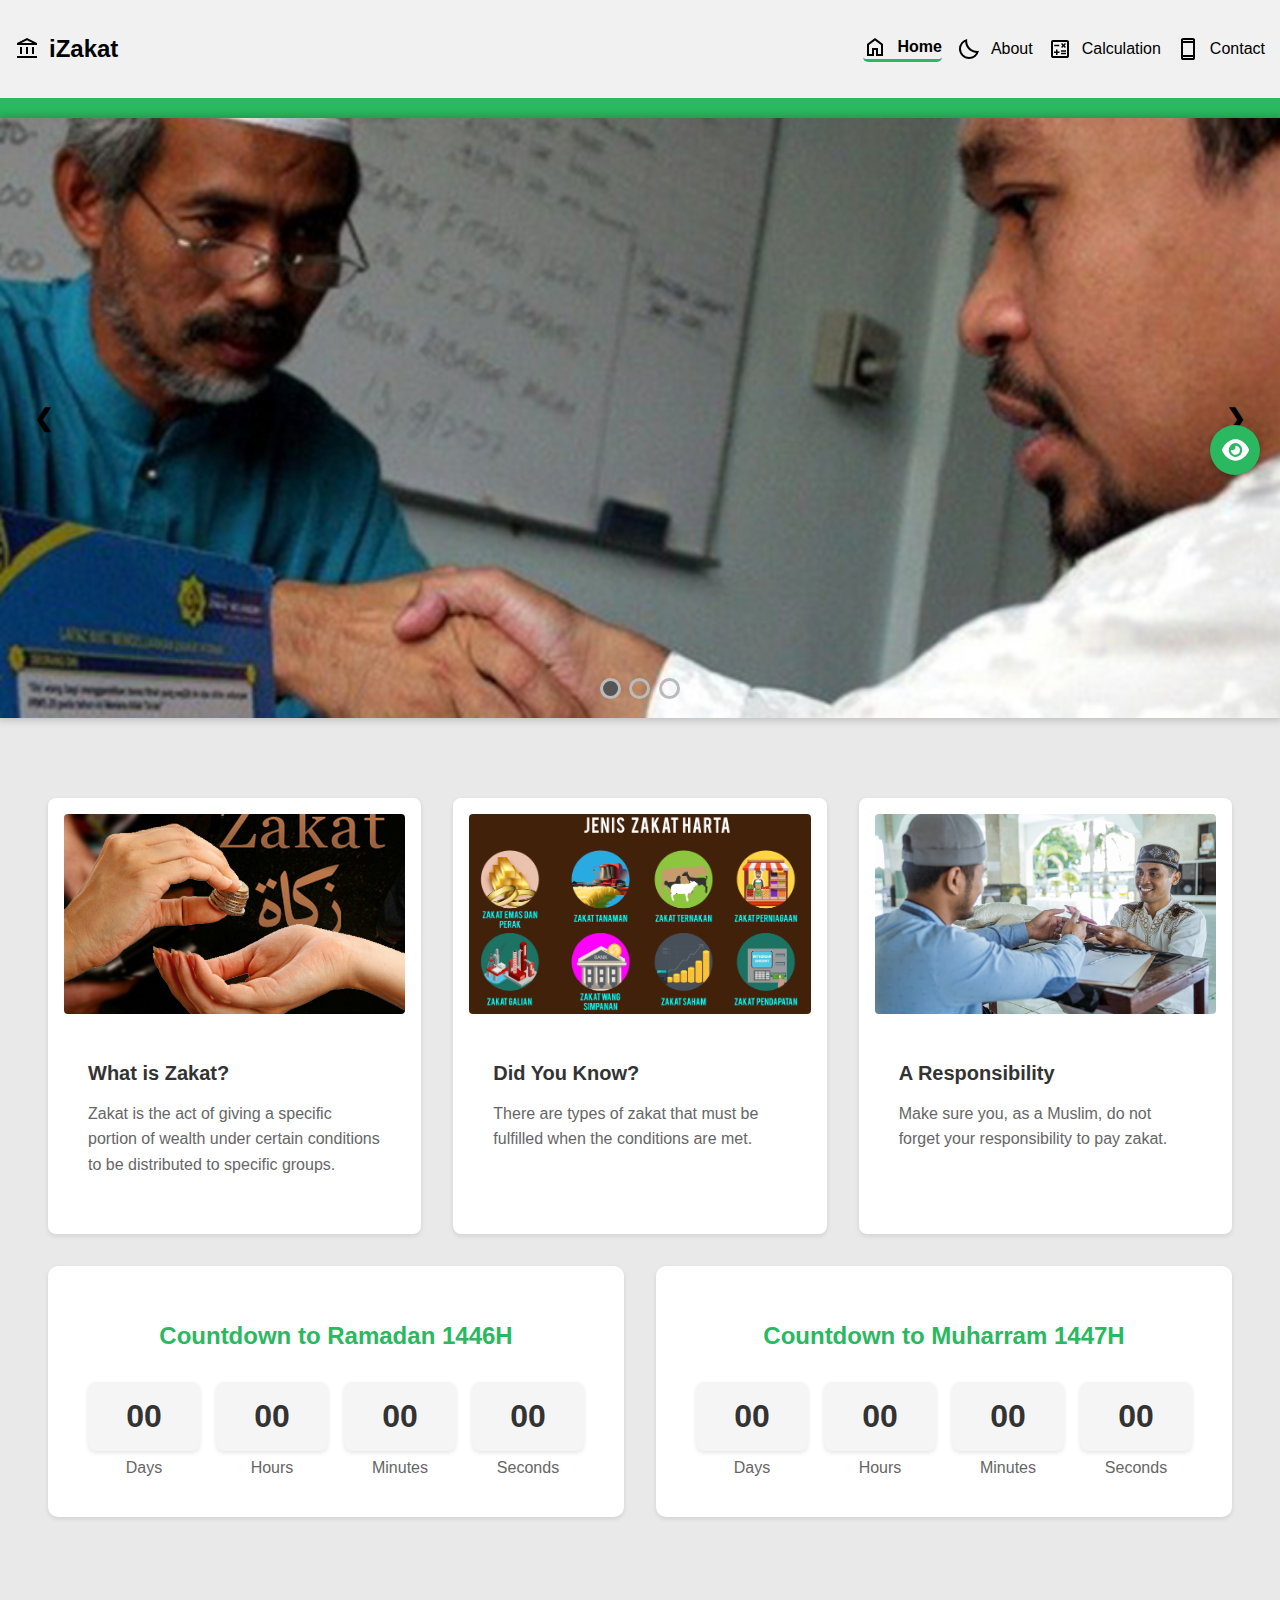
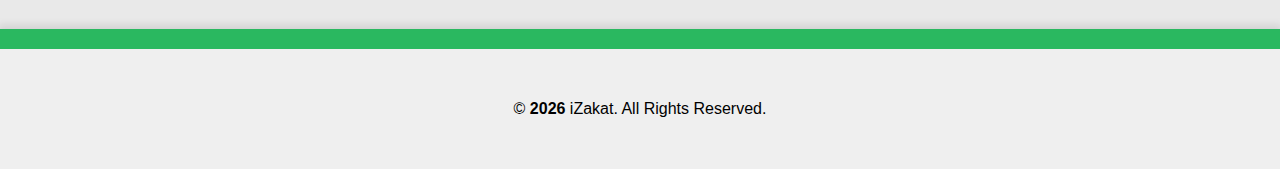
<file: index.html>
<!doctype html>
<html lang="en">
  <head>
    <meta charset="UTF-8" />
    <meta name="viewport" content="width=device-width, initial-scale=1.0" />
    <title>iZakat</title>
    <link href="./style.css" rel="stylesheet" />
    <link rel="stylesheet" href="https://cdnjs.cloudflare.com/ajax/libs/font-awesome/6.5.1/css/all.min.css">
    <script defer src="./assets/header.js"></script>
    <script defer src="./assets/footer.js"></script>
  </head>
  <body>

    <!-- Header -->
    <header-component></header-component>
    <!-- Header -->

    <!-- Content -->
    
    <div class="slide-container">
      <div class="slides">
        <img src="./img/zakat1.jpg" class="active" />
        <img src="./img/Dalil Zakat.jpeg" />
        <img src="./img/ZakatDoodle.jpg" />
      </div>

      <div class="buttons">
        <span class="next">&#10095;</span>
        <span class="prev">&#10094;</span>
      </div>

      <div class="dotsContainer">
        <div class="dot active" attr="0" onclick="switchImage(this)"></div>
        <div class="dot" attr="1" onclick="switchImage(this)"></div>
        <div class="dot" attr="2" onclick="switchImage(this)"></div>
      </div>
    </div>

    <div class="content">
      <div class="card-container">
        <div class="card">
          <img src="./img/Zakat2.jpg" alt="Zakat Info" class="card-image">
          <div class="card-content">
            <h3 class="card-title">What is Zakat?</h3>
            <p class="card-text">Zakat is the act of giving a specific portion of wealth under certain conditions to be distributed to specific groups.</p>
          </div>
        </div>

        <div class="card">
          <img src="./img/Jenis Zakat.png" alt="Types of Zakat" class="card-image">
          <div class="card-content">
            <h3 class="card-title">Did You Know?</h3>
            <p class="card-text">There are types of zakat that must be fulfilled when the conditions are met.</p>
          </div>
        </div>

        <div class="card">
          <img src="./img/Zakat3.jpg" alt="Zakat Responsibility" class="card-image">
          <div class="card-content">
            <h3 class="card-title">A Responsibility</h3>
            <p class="card-text">Make sure you, as a Muslim, do not forget your responsibility to pay zakat.</p>
          </div>
        </div>
      </div>

      <div class="countdown-container">
        <!-- Ramadan Card -->
        <div class="countdown-card">
          <h3>Countdown to Ramadan 1446H</h3>
          <div class="timer">
            <div class="time-block">
              <span class="number" id="ramadan-days">00</span>
              <span class="label">Days</span>
            </div>
            <div class="time-block">
              <span class="number" id="ramadan-hours">00</span>
              <span class="label">Hours</span>
            </div>
            <div class="time-block">
              <span class="number" id="ramadan-minutes">00</span>
              <span class="label">Minutes</span>
            </div>
            <div class="time-block">
              <span class="number" id="ramadan-seconds">00</span>
              <span class="label">Seconds</span>
            </div>
          </div>
        </div>
        
        <!-- Muharram Card -->
        <div class="countdown-card">
          <h3>Countdown to Muharram 1447H</h3>
          <div class="timer">
            <div class="time-block">
              <span class="number" id="muharram-days">00</span>
              <span class="label">Days</span>
            </div>
            <div class="time-block">
              <span class="number" id="muharram-hours">00</span>
              <span class="label">Hours</span>
            </div>
            <div class="time-block">
              <span class="number" id="muharram-minutes">00</span>
              <span class="label">Minutes</span>
            </div>
            <div class="time-block">
              <span class="number" id="muharram-seconds">00</span>
              <span class="label">Seconds</span>
            </div>
          </div>
        </div>
      </div>
      </div>
    </div>

    <button id="theme-switcher" aria-label="Toggle deuteranopia theme">
      <i class="fa-solid fa-eye"></i>
    </button>
    <!-- Content -->

    <!-- Footer -->
    <footer-component></footer-component>
    <!-- Footer -->

  </body>
  <script defer type="text/javascript" src="./main.js"></script>
</html>
</file>
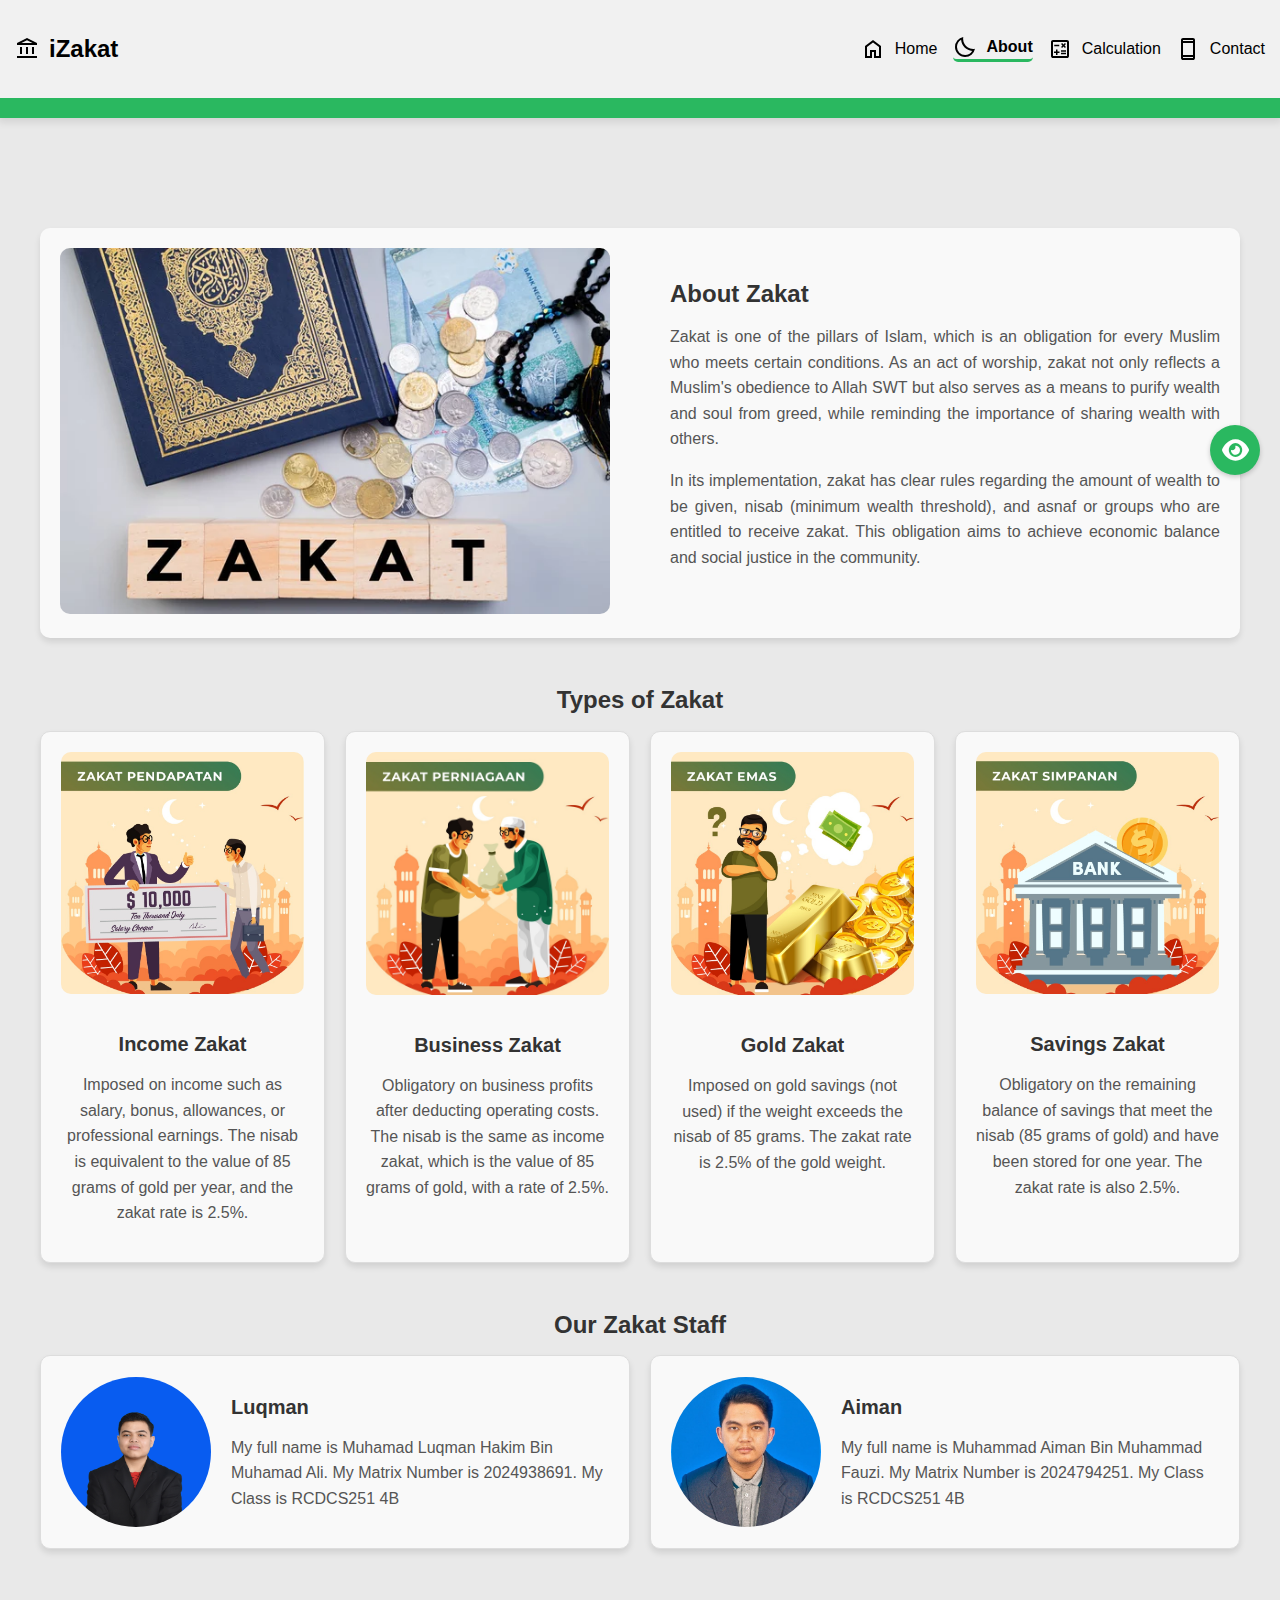
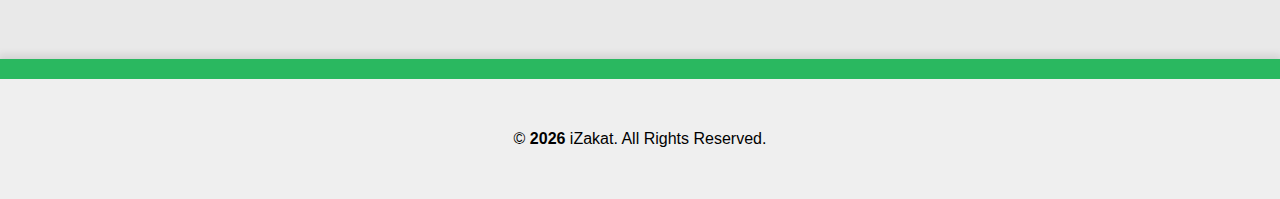
<file: about.html>
<!doctype html>
<html lang="en">
  <head>
    <meta charset="UTF-8" />
    <meta name="viewport" content="width=device-width, initial-scale=1.0" />
    <title>iZakat</title>
    <link href="./style.css" rel="stylesheet" />
    <link rel="stylesheet" href="https://cdnjs.cloudflare.com/ajax/libs/font-awesome/6.5.1/css/all.min.css">
    <script defer src="./assets/header.js"></script>
    <script defer src="./assets/footer.js"></script>
  </head>
  <body>

    <!-- Header -->
    <header-component></header-component>
    <!-- Header -->

    <!-- Content -->
    <div class="content">
      <div class="about">
        <div class="about-content">
          <div class="about-content-card">
            <img src="./img/about-zakat.jpg">
          </div>
          <div class="about-content-card">
            <span>
              <h1>About Zakat</h1>
              <p>Zakat is one of the pillars of Islam, which is an obligation for every Muslim who meets certain conditions. As an act of worship, zakat not only reflects a Muslim's obedience to Allah SWT but also serves as a means to purify wealth and soul from greed, while reminding the importance of sharing wealth with others.</p>
                
              <p>In its implementation, zakat has clear rules regarding the amount of wealth to be given, nisab (minimum wealth threshold), and asnaf or groups who are entitled to receive zakat. This obligation aims to achieve economic balance and social justice in the community.</p>
            </span>
          </div>
        </div>

        <h1>Types of Zakat</h1>
        <div class="about-content2">
          <div class="about-content-card2">
            <img src="./img/about-zakat1.jpeg">
            <h3>Income Zakat</h3>
            <p>Imposed on income such as salary, bonus, allowances, or professional earnings. The nisab is equivalent to the value of 85 grams of gold per year, and the zakat rate is 2.5%.</p>
          </div>
          <div class="about-content-card2">
            <img src="./img/about-zakat2.jpeg">
            <h3>Business Zakat</h3>
            <p>Obligatory on business profits after deducting operating costs. The nisab is the same as income zakat, which is the value of 85 grams of gold, with a rate of 2.5%.</p>
          </div>
          <div class="about-content-card2">
            <img src="./img/about-zakat3.jpeg">
            <h3>Gold Zakat</h3>
            <p>Imposed on gold savings (not used) if the weight exceeds the nisab of 85 grams. The zakat rate is 2.5% of the gold weight.</p>
          </div>
          <div class="about-content-card2">
            <img src="./img/about-zakat4.jpeg">
            <h3>Savings Zakat</h3>
            <p>Obligatory on the remaining balance of savings that meet the nisab (85 grams of gold) and have been stored for one year. The zakat rate is also 2.5%.</p>
          </div>
        </div>

        <h1>Our Zakat Staff</h1>
        <div class="about-content3">
          <div class="about-content-card3">
            <img src="./img/luqman.JPG" alt="Staff Profile">
            <div class="about-info">
              <h3>Luqman</h3>
              <p>My full name is Muhamad Luqman Hakim Bin Muhamad Ali.
                My Matrix Number is 2024938691.
                My Class is RCDCS251 4B
              </p>
            </div>
          </div>
          <div class="about-content-card3">
            <img src="./img/aiman.jpeg" alt="Staff Profile">
            <div class="about-info">
              <h3>Aiman</h3>
              <p>My full name is Muhammad Aiman Bin Muhammad Fauzi.
                My Matrix Number is 2024794251.
                My Class is RCDCS251 4B
              </p>                
            </div>
          </div>
        </div>

      </div>
    </div>
    <button id="theme-switcher" aria-label="Toggle deuteranopia theme">
      <i class="fa-solid fa-eye"></i>
    </button>
    <!-- Content -->

    <!-- Footer -->
    <footer-component></footer-component>
    <!-- Footer -->

  </body>
  <script defer type="text/javascript" src="./main.js"></script>
</html>
</file>
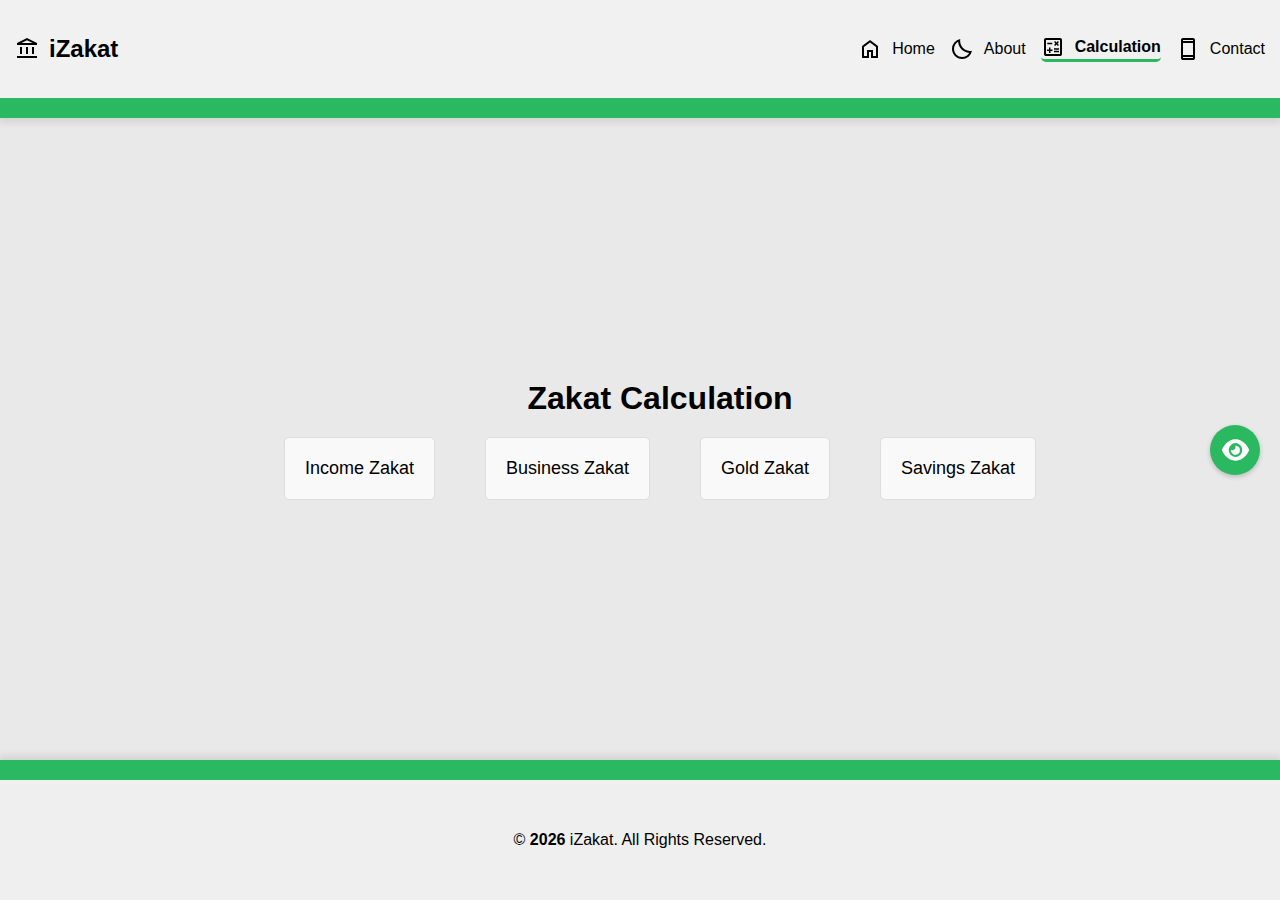
<file: calculate.html>
<!-- GROUP PEOJECT ZAKAT ITT588

Name: Muhamad Luqman Hakim Bin Muhamad Ali
Matrix Number: 2024938691
Class: RCDCS251 4B

Name: Muhammad Aiman Bin Muhammad Fauzi
Matrix Number: 2024794251
Class: RCDCS251 4B -->


<!doctype html>
<html lang="en">
  <head>
    <meta charset="UTF-8" />
    <meta name="viewport" content="width=device-width, initial-scale=1.0" />
    <title>iZakat</title>
    <link rel="stylesheet" href="https://cdnjs.cloudflare.com/ajax/libs/font-awesome/6.5.1/css/all.min.css">
    <link href="./style.css" rel="stylesheet" />
    <script defer src="./assets/header.js"></script>
    <script defer src="./assets/footer.js"></script>
    <script defer src="./assets/tooltip-component.js"></script>    
    <script defer type="text/javascript" src="./assets/calculate.js"></script>
  </head>
  <body>
    <!-- Header -->
    <header-component></header-component>
    <!-- Header -->

    <!-- Content -->
    <div class="content">
      <div class="calculator">
        <h1 class="title-zakat">Zakat Calculation</h1>
        <div class="calculate-tabs">
          <div class="tablinks" onclick="openTab(event, 'zakat-pendapatan')">Income Zakat</div>
          <div class="tablinks" onclick="openTab(event, 'zakat-perniagaan')">Business Zakat</div>
          <div class="tablinks" onclick="openTab(event, 'zakat-emas')">Gold Zakat</div>
          <div class="tablinks" onclick="openTab(event, 'zakat-simpanan')">Savings Zakat</div>
        </div>

        <!-- Income Zakat -->
        <div id="zakat-pendapatan" class="tab zakat-content">
          <h2>Income Zakat</h2>

          <div class="accordion calculate-accordian" onclick="togglePanel(this)">
            <h3>Income Components</h3>
          </div>
          <div class="panel-zakat">
            <table class="table-zakat">
              <tr>
                <th>Year</th>
                <td>
                  <select
                    id="tahun-pendapatan"
                    onchange="updatePendapatanNisab()"
                  >
                    <option value="2025" data-nisab="32010.16">2025</option>
                    <option value="2024" data-nisab="30079.03">2024</option>
                    <option value="2023" data-nisab="24563.45">2023</option>
                  </select>
                </td>
              </tr>
              <tr>
                <th>Zakat Rate (%)</th>
                <td>
                  <input type="number" id="kadar-zakat-pendapatan" value="2.5" readonly/>
                </td>
              </tr>
            </table>
            <table class="table-zakat">
              <tr>
                <th>Details</th>
                <th>RM</th>
              </tr>
              <tr>
                <td>Nisab Rate <tooltip-zakat>The income zakat is based on the value of 85 grams of gold. This gold rate needs to be checked with the current market price of gold.</tooltip-zakat></td>
                <td>
                  <input
                    type="number"
                    id="nisab-pendapatan"
                    value=""
                    readonly
                  />
                </td>
              </tr>
              <tr>
                <td>Net Income<tooltip-zakat>Income must exceed nisab after deducting mandatory expenses and adding other income (e.g. salary, rent).</tooltip-zakat></td>
                <td>
                  <input
                    type="number"
                    id="pendapatan-kasar"
                    oninput="calculatePendapatanZakat()"
                  />
                </td>
              </tr>
            </table>
          </div>
          <div class="total-row">
            <div class="total-title">
              <h3>Total Income:</h3>
            </div>
            <div class="total-amount">
              <h3>RM<span id="total-pendapatan">0</span></h3>
            </div>
          </div>

          <div class="total-row total-zakat-row">
            <div class="total-title">
              <h3>Total Zakat (1 Month):</h3>
            </div>
            <div class="total-amount">
              <h3>RM<span id="zakat-pendapatan-sebulan">0.00</span></h3>
            </div>
          </div>

          <div class="total-row total-zakat-row">
            <div class="total-title">
              <h3>Total Zakat (1 Year):</h3>
            </div>
            <div class="total-amount">
              <h3>RM<span id="zakat-pendapatan-setahun">0.00</span></h3>
            </div>
          </div>

          <div class="total-row total-zakat-row total-zakat-hadNisab" id="hadPendapatan">
            <div class="total-title">
              <h3>Does Not Meet Nisab Threshold</h3>
            </div>
          </div>           

          <button class="reset" onclick="resetPendapatan()">Reset</button>
        </div>
        <!-- Income Zakat -->

        <!-- Business Zakat -->
        <div id="zakat-perniagaan" class="tab zakat-content">
          <h2>Business Zakat</h2>

          <div class="accordion calculate-accordian" onclick="togglePanel(this)">
            <h3>Asset and Liability Calculation</h3>
          </div>
          <div class="panel-zakat">
            <table class="table-zakat">
              <tr>
                <th>Details</th>
                <th>RM</th>
              </tr>
              <tr>
                <td>Current Assets<tooltip-zakat>Includes cash, inventory, and receivables used in the business.</tooltip-zakat></td>
                <td><input type="number" id="perniagaan-asset" /></td>
              </tr>
              <tr>
                <td>Liabilities Incurred<tooltip-zakat>Includes business debts and financial obligations to be paid.</tooltip-zakat></td>
                <td><input type="number" id="perniagaan-liabiti" /></td>
              </tr>
            </table>
          </div>
          <div class="total-row">
            <div class="total-title">
              <h3>Total:</h3>
            </div>
            <div class="total-amount">
              <h3>RM<span id="total-perniagaan">0</span></h3>
            </div>
          </div>

          <div class="total-row total-zakat-row">
            <div class="total-title">
              <h3>Total Zakat (1 Year):</h3>
            </div>
            <div class="total-amount">
              <h3>RM<span id="total-perniagaan-wajib">0</span></h3>
            </div>
          </div>

          <button class="reset" onclick="resetPerniagaan()">Reset</button>
        </div>
        <!-- Business Zakat -->

        <!-- Gold Zakat -->
        <div id="zakat-emas" class="tab zakat-content">
          <h2>Gold Zakat</h2>

          <div class="accordion calculate-accordian" onclick="togglePanel(this)">
            <h3>Gold Zakat Calculation</h3>
          </div>
          <div class="panel-zakat">
            <table class="table-zakat">
              <tr>
                <th>Year</th>
                <td>
                  <select id="tahun-emas" onchange="updateHargaEmas()">
                    <option value="2025" harga-emas="349.88">2025</option>
                    <option value="2024" harga-emas="284.69">2024</option>
                    <option value="2023" harga-emas="254.42">2023</option>
                  </select>
                </td>
              </tr>
              <tr>
                <th>Gold Price</th>
                <td>
                  <input type="number" id="harga-emas" value="" readonly />
                </td>
              </tr>
              <tr>
                <th>Uruf (g)</th>
                <td>
                  <input type="number" id="uruf-emas" value="800" readonly />
                </td>
              </tr>
            </table>
            <table class="table-zakat">
              <tr>
                <th>Details</th>
                <th>Weight (g)</th>
              </tr>
              <tr>
                <td>Gold Jewelry Weight<tooltip-zakat>Gold worn as accessories is only subject to zakat if it exceeds the nisab (e.g., 900g gold chain, nisab 800g – zakat on the excess 100g).</tooltip-zakat></td>
                <td><input type="number" id="emas-berat-perhiasan" value="" /></td>
              </tr>
              <tr>
                <td>Stored Gold Weight<tooltip-zakat>Gold stored as an investment is obligatory to pay zakat if it reaches nisab of 85g (e.g., 100g gold bar is subject to zakat).</tooltip-zakat></td>
                <td><input type="number" id="emas-berat" value="" /></td>
              </tr>
            </table>
          </div>
          <div class="total-row">
            <div class="total-title">
              <h3>Total Weight:</h3>
            </div>
            <div class="total-amount">
              <h3><span id="total-emas-berat">0</span>g</h3>
            </div>
          </div>

          <div class="total-row total-zakat-row">
            <div class="total-title">
              <h3>Total Gold Price:</h3>
            </div>
            <div class="total-amount">
              <h3>RM<span id="total-emas">0</span></h3>
            </div>
          </div>

          <div class="total-row total-zakat-row">
            <div class="total-title">
              <h3>Total Zakat (1 Year):</h3>
            </div>
            <div class="total-amount">
              <h3>RM<span id="total-zakat-emas">0</span></h3>
            </div>
          </div>

          <div class="total-row total-zakat-row total-zakat-hadNisab" id="hadEmas">
            <div class="total-title">
              <h3>Does Not Meet Nisab Threshold</h3>
            </div>
          </div>

          <div class="total-row total-zakat-row total-zakat-hadNisab" id="hadEmasUruf">
            <div class="total-title">
              <h3>Does Not Meet Uruf (g) Threshold</h3>
            </div>
          </div>

          <button class="reset" onclick="resetEmas()">Reset</button>
        </div>
        <!-- Gold Zakat -->

        <!-- Savings Zakat -->
        <div id="zakat-simpanan" class="tab zakat-content">
          <h2>Savings Zakat</h2>

          <div class="accordion calculate-accordian" onclick="togglePanel(this)">
            <h3>Savings Calculation</h3>
          </div>
          <div class="panel-zakat">
            <table class="table-zakat">
              <tr>
                <th>Year</th>
                <td>
                  <select id="tahun-simpanan">
                    <option value="2025" simpanan-nisab="29740.00">2025</option>
                    <option value="2024" simpanan-nisab="24198.00">2024</option>
                    <option value="2023" simpanan-nisab="21626.00">2023</option>
                  </select>
                </td>
              </tr>
              <tr>
                <th>Zakat Rate (%)</th>
                <td>
                  <input type="number" id="kadar-zakat" value="2.5" readonly />
                </td>
              </tr>
            </table>
            <table class="table-zakat">
              <tr>
                <th>Details</th>
                <th>RM</th>
              </tr>
              <tr>
                <td>Nisab Rate</td>
                <td>
                  <input type="number" id="kadar-nisab" value="" readonly />
                </td>
              </tr>
              <tr>
                <td>Savings Amount<tooltip-zakat>Zakat is imposed on bank savings or cash if it reaches nisab and has been held for one full year.</tooltip-zakat></td>
                <td>
                  <input
                    type="number"
                    id="simpanan-wang"
                  />
                </td>
              </tr>
            </table>
          </div>
          <div class="total-row">
            <div class="total-title">
              <h3>Total Savings:</h3>
            </div>
            <div class="total-amount">
              <h3>RM<span id="total-simpanan">0</span></h3>
            </div>
          </div>

          <div class="total-row total-zakat-row">
            <div class="total-title">
              <h3>Voluntary Zakat:</h3>
            </div>
            <div class="total-amount">
              <h3>RM<span id="total-simpanan-takwajib">0</span></h3>
            </div>
          </div>

          <div class="total-row total-zakat-row">
            <div class="total-title">
              <h3>Obligatory Zakat (1 Year):</h3>
            </div>
            <div class="total-amount">
              <h3>RM<span id="total-simpanan-wajib">0</span></h3>
            </div>
          </div>

          <div class="total-row total-zakat-row total-zakat-hadNisab" id="hadSimpanan">
            <div class="total-title">
              <h3>Does Not Meet Nisab Threshold</h3>
            </div>
          </div>

          <button class="reset" onclick="resetSimpanan()">Reset</button>
        </div>
        <!-- Savings Zakat -->
         
      </div>
    </div>

    <button id="theme-switcher" aria-label="Toggle deuteranopia theme">
      <i class="fa-solid fa-eye"></i>
    </button>
    <!-- Content -->

    <!-- Footer -->
    <footer-component></footer-component>
    <!-- Footer -->
  </body>
</html>
</file>
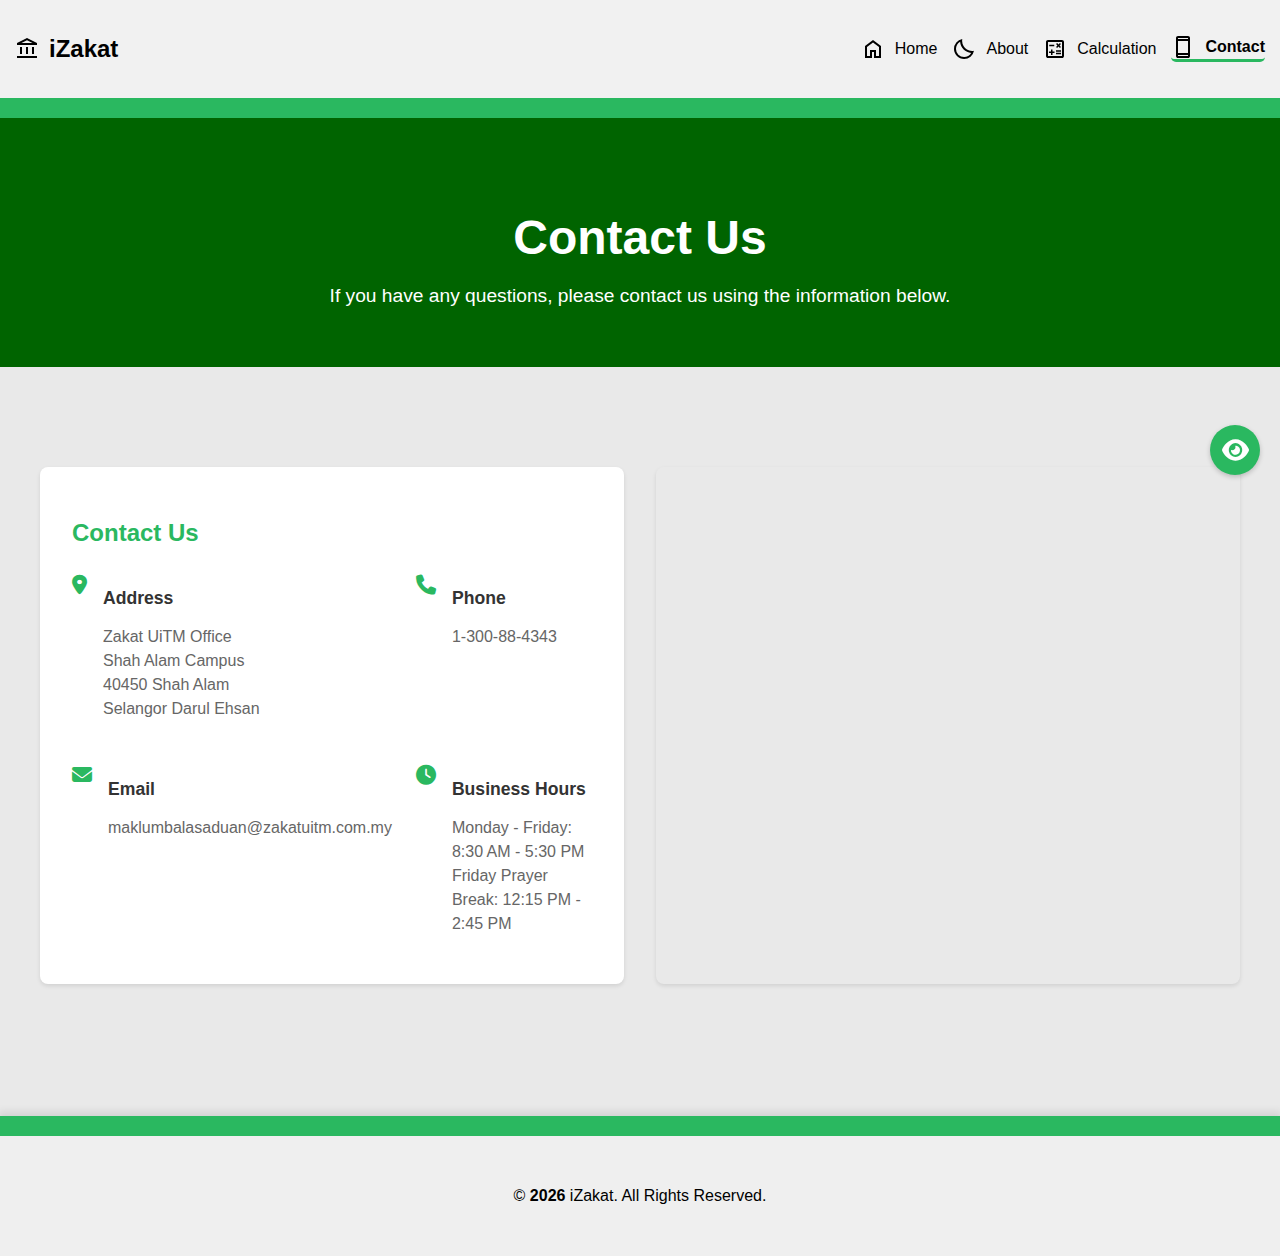
<file: contact.html>
<!doctype html>
<html lang="en">
  <head>
    <meta charset="UTF-8" />
    <meta name="viewport" content="width=device-width, initial-scale=1.0" />
    <title>iZakat</title>
    <link href="./style.css" rel="stylesheet" />
    <link rel="icon" type="image/x-icon" href="./img/aiman.jpeg">
    <link rel="stylesheet" href="https://cdnjs.cloudflare.com/ajax/libs/font-awesome/6.5.1/css/all.min.css">
    <script defer src="./assets/header.js"></script>
    <script defer src="./assets/footer.js"></script>
  </head>
  <body>

    <!-- Header -->
    <header-component></header-component>
    <!-- Header -->

    <!-- Content -->
    <div class="contact-hero">
      <div class="hero-content">
          <h1>Contact Us</h1>
          <p>If you have any questions, please contact us using the information below.</p>
      </div>
  </div>

  <div class="contact-container">
    <div class="contact-grid">
        <!-- Contact Information Box -->
        <div class="contact-info">
            <h2>Contact Us</h2>
            <div class="contact-grid-2x2">
                <!-- Top Row -->
                <div class="contact-item">
                    <i class="fa-solid fa-location-dot"></i>
                    <div class="contact-text">
                        <h3>Address</h3>
                        <p>Zakat UiTM Office<br>
                            Shah Alam Campus<br>
                            40450 Shah Alam<br>
                            Selangor Darul Ehsan</p>
                    </div>
                </div>

                <div class="contact-item">
                    <i class="fa-solid fa-phone"></i>
                    <div class="contact-text">
                        <h3>Phone</h3>
                        <p>1-300-88-4343</p>
                    </div>
                </div>

                <!-- Bottom Row -->
                <div class="contact-item">
                    <i class="fa-solid fa-envelope"></i>
                    <div class="contact-text">
                        <h3>Email</h3>
                        <p>maklumbalasaduan@zakatuitm.com.my</p>
                    </div>
                </div>

                <div class="contact-item">
                    <i class="fa-solid fa-clock"></i>
                    <div class="contact-text">
                        <h3>Business Hours</h3>
                        <p>Monday - Friday: 8:30 AM - 5:30 PM<br>
                            Friday Prayer Break: 12:15 PM - 2:45 PM</p>
                    </div>
                </div>
            </div>
        </div>

        <!-- Map -->
        <div class="map-container">
            <iframe 
                src="https://www.google.com/maps/embed?pb=!1m18!1m12!1m3!1d1408.591830278132!2d101.50254867471014!3d3.0681193146883596!2m3!1f0!2f0!3f0!3m2!1i1024!2i768!4f13.1!3m3!1m2!1s0x31cc528cdac4d033%3A0x185bb1cf4cf54bdb!2sAras%20Bawah%2C%20Bahagian%20Zakat%2C%20Sedekah%20dan%20Wakaf%20(ZAWAF%2C%20Masjid%20Al-Wathiqu%20Billah%20TuanKu%20Mizan%20Zainal%20Abidin%2C%2040450%20Shah%20Alam%2C%20Selangor!5e0!3m2!1sen!2smy!4v1737372946901!5m2!1sen!2smy"
                style="border:0;" 
                allowfullscreen="" 
                loading="lazy" 
                referrerpolicy="no-referrer-when-downgrade">
            </iframe>
        </div>
    </div>
</div>
</div>

<button id="theme-switcher" aria-label="Toggle deuteranopia theme">
    <i class="fa-solid fa-eye"></i>
  </button>

    <!-- Content -->

    <!-- Footer -->
    <footer-component></footer-component>
    <!-- Footer -->

  </body>
  <script defer type="text/javascript" src="./main.js"></script>
</html>
</file>
<file: style.css>
/***** HANYA GUNAKAN *****/
/***** JANGAN KACAU *****/
/* HTML Styles */
html {
  height: 100%;
  box-sizing: border-box;
}
/* HTML Styles */

/* Body Styles */
body {
  margin: 0;
  display: flex; 
  flex-direction: column; 
  min-height: 100vh; 
  box-sizing: inherit;
  font-family: Arial, Helvetica, sans-serif;
  background-color: #e9e9e9;
}

.colorblind-mode {
  filter: grayscale(100%);
}
/* Body Styles */

/* Content Styles */
.content {
  padding-top: 5rem;
  padding-bottom: 5rem;
  margin-top: auto;
  margin-bottom: auto;
  margin-right: auto;
  margin-left: auto;
}
/* Content Styles */
/***** JANGAN KACAU *****/
/***** HANYA GUNAKAN *****/

/* Homepage Styles */
/* Image Slider */
.slide-body {
  width: 100%;
  min-height: auto;
  display: flex;
  justify-content: center;
  align-items: center;
  margin: 0;
  padding: 0;
}

.slide-container {
  position: relative;
  width: 100%;
  height: 600px;
  margin: 0;
  padding: 0;
  box-shadow: 0 0 8px 2px rgba(0,0,0,0.2);
}

.slide-container .slides {
  width: 100%;
  height: 100%;
  position: relative;
  overflow: hidden;
}

.slide-container .slides img {
  position: absolute;
  width: 100%;
  height: 100%;
  object-fit: cover;
  opacity: 0;
  transition: opacity 1.0s ease;
}

.slide-container .slides img.active {
  opacity: 1;
}

.slide-container span.next, .slide-container span.prev{
  position: absolute;
  top: 50%;
  transform: translateY(-50%);
  padding: 14px;
  font-size: 24px;
  font-weight: bold;
  transition: 0.5s;
  border-radius: 3px;
  user-select: none;
  cursor: pointer;
  z-index: 1;
}
.slide-container span.next{
  right: 20px;
}
.slide-container span.prev{
  left: 20px;
}
.slide-container span.next:hover, .slide-container span.prev:hover{
  background-color: #ede6d6;
  opacity: 0.8;
  color: #222;
} 
.dotsContainer{
  position: absolute;
  bottom: 15px;
  z-index: 3;
  left: 50%;
  transform: translateX(-50%);
}
.dotsContainer .dot{
  width: 15px;
  height: 15px;
  margin: 0px 2px;
  border: 3px solid #bbb;
  border-radius: 50%;
  display: inline-block;
  cursor: pointer;
  transition: background-color 0.6s ease;
}
.dotsContainer .active{
  background-color: #555;
}


@keyframes next1{
  from{
    left: 0%
  }
  to{
    left: -100%;
  }
}
@keyframes next2{
  from{
    left: 100%
  }
  to{
    left: 0%;
  }
}

@keyframes prev1{
  from{
    left: 0%
  }
  to{
    left: 100%;
  }
}
@keyframes prev2{
  from{
    left: -100%
  }
  to{
    left: 0%;
  }
}
/* Image Slider */

/* Card Images */
.card-container {
  display: grid;
  grid-template-columns: repeat(auto-fit, minmax(300px, 1fr));
  gap: 32px;
  /* margin: 32px auto;
  padding: 0 16px; */
}

.card {
  flex: 1;
  width: 100%;
  box-sizing: border-box;
  background: white;
  padding: 16px;
  border-radius: 8px;
  box-shadow: 0 2px 5px rgba(0,0,0,0.1);
  transition: transform 0.3s ease;
}

.card:hover {
  transform: translateY(-5px);
}

.card-image {
  width: 100%;
  height: 200px;
  object-fit: cover;
  border-radius: 4px;
}

.card-content {
  padding: 1.5rem;
}

.card-title {
  font-size: 1.25rem;
  margin-bottom: 0.5rem;
  color: #333;
}

.card-text {
  color: #666;
  line-height: 1.6;
}
/* Card Images */
/* Homepage Styles */

/* About Styles */
.about {
  border-radius: 10px; 
  padding: 30px; 
  display: flex;
  flex-direction: column;
  justify-content: center; 
  align-items: center;
}

.about h1 {
  font-size: 24px;
  color: #333; 
  margin-top: 0; 
}

.about h3 {
  font-size: 20px;
  margin-bottom: 10px; 
  color: #333;
}

.about p {
  font-size: 16px;
  line-height: 1.6; 
  color: #555; 
}

.about-content {
  box-shadow: 0 4px 6px rgba(0, 0, 0, 0.1);
  background-color: #f9f9f9;
  border-radius: 10px;
  display: flex;
  align-items: center; /* Center items vertically */
  justify-content: center; /* Center items horizontally */
  flex-wrap: wrap; 
  gap: 20px;
  max-width: 1200px; 
  margin-bottom: 3rem;
}

.about-content-card {
  flex: 1 1 calc(45% - 20px); /* Fixed: Added 'px' to the value */
  padding: 20px;  
  overflow: hidden; 
  text-align: justify;
}

.about-content-card span{
  padding: 20px;
}

.about-content-card img {
  max-width: 100%;
  height: auto; 
  object-fit: cover;
  border-radius: 10px;
}

.about-content2 {
  text-align: center;
  display: flex;
  flex-wrap: wrap; 
  gap: 20px; 
  max-width: 1200px; 
  margin: 0 auto; 
  padding-bottom: 3rem;
}

.about-content-card2 {
  flex: 1 1 calc(25% - 20px); 
  box-sizing: border-box;
  overflow: hidden; 
  padding: 20px; 
  text-align: center; 
  background: #f9f9f9; 
  border: 1px solid #ddd; 
  border-radius: 10px; 
  box-shadow: 0 4px 6px rgba(0, 0, 0, 0.1); 
  transition: transform 0.3s, box-shadow 0.3s; 
}

.about-content-card2:hover {
  transform: translateY(-5px); 
  box-shadow: 0 8px 15px rgba(0, 0, 0, 0.2); 
}

.about-content-card2 img {
  max-width: 100%;
  height: auto; 
  object-fit: cover;
  border-radius: 10px;
  margin-bottom: 15px; 
}

.about-content3 {
  display: flex;
  flex-wrap: wrap; 
  gap: 20px; 
  max-width: 1200px; 
  margin: 0 auto; 
  justify-content: center;
}

.about-content-card3 {
  display: flex; 
  align-items: center; 
  flex: 1 1 calc(50% - 20px);
  box-sizing: border-box;
  overflow: hidden; 
  padding: 20px; 
  text-align: left; 
  background: #f9f9f9; 
  border: 1px solid #ddd; 
  border-radius: 10px; 
  box-shadow: 0 4px 6px rgba(0, 0, 0, 0.1); 
  transition: transform 0.3s, box-shadow 0.3s; 
}

.about-content-card3:hover {
  transform: translateY(-5px); 
  box-shadow: 0 8px 15px rgba(0, 0, 0, 0.2); 
}

.about-content-card3 img {
  width: 150px; 
  height: 150px;
  object-fit: cover;
  border-radius: 50%; 
  margin-right: 20px; 
}

.about-info {
  flex: 1;
}
/* About Styles */

/* Calculate Styles */
.calculator {
  width: 100%;
  max-width: 1200px;
  margin: 0 auto;
  padding: 20px;
}

.title-zakat{
  text-align: center;
  font-size: 32px;
  margin-bottom: 20px;
}

.calculate-tabs {
  display: flex;
  flex-wrap: wrap;
  justify-content: space-evenly;
  text-align: center;
  margin-bottom: 20px;
  font-size: 18px;
  gap: 32px;
}

.tablinks {
  width: 100% auto;
  padding: 20px;
  margin: 0 5px;
  cursor: pointer;
  border-radius: 5px;
  border: 1px solid #ddd;
  background-color: #f9f9f9;
}

.tablinks:hover {
  background-color: #ddd;
}

.tab {
  display: none;
}

.tab.active {
  display: block;
}

.zakat-content{
  padding: 20px;
  border-radius: 10px;
  border: 1px solid #ddd;
  background-color: #f9f9f9;
}

.zakat-content h2, .zakat-content h3{
  font-size: 20px;
}

.accordion.calculate-accordian {
  cursor: pointer;
  padding: 10px;
  color: white;
  background-color: #2ab860;
  border: 1px solid #ddd;
  border-radius: 10px 10px 0 0;
  transition: 0.4s;
}

.accordion.calculate-accordian:hover {
  background-color: #239e52;
}

.panel-zakat {
  padding: 0;
  border: 1px solid #ddd;
  background-color: #f9f9f9;
  font-size: 18px;
  max-height: 0;
  overflow: hidden;
  transition: max-height 0.2s ease-out;
}

.table-zakat {
  width: 100%;
  border-collapse: collapse;
  margin-bottom: 10px;
}

.table-zakat th, .table-zakat td {
  border: 1px solid #ddd;
  padding: 10px;
  text-align: left;
  width: 50%;
}

.total-row {
  display: flex;
  justify-content: flex-end;
  gap: 10px;
  margin-bottom: 20px;
  padding: 10px;
  padding-right: 20px;
  background-color: #f9f9f9;
  border: 1px solid #ddd;
  border-radius:  0 0 10px 10px;
}

.total-zakat-row{
  justify-content: space-between;
  padding-left: 20px;
  border-radius: 10px;
}

.total-zakat-hadNisab{
  color: white;
  background-color: #e55342;
  font-style: italic;
  display: none;
}

.total-zakat-hadNisab.had-nisab{
  display: block;
}


.reset {
  display: block;
  font-size: 16px;
  margin: 20px auto;
  padding: 10px 20px;
  background-color: #2ab860;
  color: white;
  border: none;
  border-radius: 5px;
  cursor: pointer;
}

.reset:hover {
  background-color: #e55342;
}

input[type="number"], select {
  width: 100%;
  padding: 10px;
  margin: 5px 0;
  font-size: 1rem;
  border: 1px solid #ddd;
  border-radius: 5px;
  box-sizing: border-box;
  transition: all 0.3s ease;
}

input[type="number"]:focus {
  outline: none;
  border-color: #007bff;
  box-shadow: 0 0 8px rgba(0, 123, 255, 0.5);
}

/* Calculate Styles */


/* Contact Details */
.contact-hero {
  background-color: #006400;
  width: 100vw;  /* Force full viewport width */
  margin-left: calc(-50vw + 50%);  /* Center the full-width section */
  margin-right: calc(-50vw + 50%);
  position: relative;
  left: 50%;
  right: 50%;
  transform: translateX(-50%);
  padding: 60px 20px;
  text-align: center;
}

.hero-content {
  max-width: 1200px;
  margin: 0 auto;
  color: white;
}

.contact-hero h1 {
  font-size: 3em;
  margin-bottom: 20px;
  color: white;
}

.contact-hero p {
  font-size: 1.2em;
  margin: 0;
  color: white;
}

.contact-grid {
  display: grid;
  grid-template-columns: 1fr 1fr;
  gap: 2rem;
  margin-bottom: 2rem;
}

.contact-container {
  max-width: 1200px;
  margin: 40px auto;
  padding: 60px 20px;
  display: grid;
  grid-template-columns: repeat(auto-fit, minmax(300px, 1fr));
  gap: 30px;
}

.contact-info {
  background: white;
  padding: 2rem;
  border-radius: 8px;
  box-shadow: 0 2px 4px rgba(0, 0, 0, 0.1);
}

.contact-info h2 {
  color: #2ab860;
  margin-bottom: 1.5rem;
  font-family: Arial, sans-serif;
  font-size: 1.5rem;
}

.contact-details {
  margin-top: 20px;
}

.contact-grid-2x2 {
  display: grid;
  grid-template-columns: 1fr 1fr;
  grid-template-rows: auto auto;
  gap: 1.5rem;
}

.contact-item {
  display: flex;
  gap: 1rem;
  align-items: flex-start;
}

.contact-item i {
  color: #2ab860;
  font-size: 1.25rem;
  margin-top: 0.25rem;
}

.contact-text h3 {
  font-family: Arial, sans-serif;
  color: #333;
  margin-bottom: 0.5rem;
  font-size: 1.1rem;
}

.contact-text p {
  font-family: Arial, sans-serif;
  color: #666;
  line-height: 1.5;
  font-size: 1rem;
}


.map-container {
  border-radius: 8px;
  overflow: hidden;
  height: 100%;
  min-height: 400px;
  box-shadow: 0 2px 4px rgba(0, 0, 0, 0.1);
}

.map-container iframe {
  width: 100%;
  height: 100%;
}
/* Contact Details */

/* Countdown Details */
.countdown-container {
  display: flex;
  gap: 2rem;
  max-width: 1200px;
  margin: 2rem auto;
}

.countdown-card {
  flex: 1;
  background: white;
  border-radius: 10px;
  padding: 2rem;  
  box-shadow: 0 2px 4px rgba(0, 0, 0, 0.1);
  transition: transform 0.3s ease;
}

.countdown-card:hover {
  transform: translateY(-5px);
}

.countdown-card h3 {
  text-align: center;
  color: #2ab860;
  margin-bottom: 1.5rem;
  font-size: 1.5rem;
  font-weight: bold;
}

.timer {
  display: flex;
  justify-content: space-between;
  gap: 1rem;
  padding: 0.5rem;
}

.time-block {
  flex: 1;
  display: flex;
  flex-direction: column;
  align-items: center;
}

.number {
  font-size: 2rem;
  font-weight: bold;
  color: #333;
  background: #f5f5f5;
  padding: 1rem;
  border-radius: 8px;
  min-width: 2.5em;
  text-align: center;
  box-shadow: 0 2px 4px rgba(0, 0, 0, 0.1);
}

.label {
  margin-top: 0.5rem;
  color: #666;
  font-size: 1rem;
  font-weight: 500;
}
/* Countdown Details */

/* Sticky Theme button */
#theme-switcher {
  position: fixed;
  right: 20px;
  top: 50%;
  transform: translateY(-50%);
  width: 50px;
  height: 50px;
  border-radius: 25px;
  background: #2ab860;
  border: none;
  cursor: pointer;
  box-shadow: 0 2px 5px rgba(0,0,0,0.2);
  transition: all 0.3s ease;
  z-index: 1000;
  display: flex;
  align-items: center;
  justify-content: center;
}

#theme-switcher:hover {
  transform: translateY(-50%) scale(1.1);
}

#theme-switcher i {
  font-size: 24px;
  color: white;
}

/* Deuteranopia Theme Colors */
body.deuteranopia {
  --primary-color: #b59410;
  --secondary-color: #ffbf00;
  --text-color: #000033;
  --background-color: #FFFFFF;
  --card-bg: #F5F5F5;
}

.deuteranopia .card {
  background-color: var(--card-bg);
  color: var(--text-color);
}

.deuteranopia .countdown-card h3 {
  color: var(--secondary-color);
}

.deuteranopia .countdown-card {
  background-color: var(--card-bg);
}

.deuteranopia #theme-switcher {
  background-color: var(--secondary-color);
}

.deuteranopia .contact-hero {
  background-color: var(--primary-color);
}

.deuteranopia .contact-info h2 {
  color: var(--secondary-color);
}

.deuteranopia .contact-item i {
  color: var(--secondary-color);
}

.deuteranopia .accordion.calculate-accordian {
  background-color: var(--secondary-color);
}

.deuteranopia .accordion.calculate-accordian:hover {
  background-color: var(--primary-color);
}

.deuteranopia .reset {
  background-color: var(--secondary-color);
}


/* Responsive Styles */
@media screen and (max-width: 1200px) {
  /* About Styles */
  .about{
    margin: 20px;
  }

  .about-content{
    gap: 0;
    flex-direction: column;
  }

  .about-content-card:first-child{
    padding: 0;
  }

  .about-content-card2 {
    flex: 1 1 calc(50% - 20px); 
  }

  .about-content3 {
    gap: 38px;
  }

  .about-content-card3 {
    flex: 1 100%; 
  }

  .about-content-card img {
    border-radius: 10px 10px 0 0;
    width: 1200px;
    height: 100%; 
  }
  /* About Styles */

  /* Slider Styles */
  .slide-container {
    height: 500px;
  }

  .slide-container span.next, .slide-container span.prev {
    padding: 12px;
    font-size: 22px;
  }
  /* Slider Styles */

  /* Countdown Styles */
  .countdown-container {
    margin: 2rem 20px;
    gap: 1.5rem;
  }
  
  .countdown-card {
    padding: 1.5rem;
  }
  
  .number {
    font-size: 1.8rem;
    padding: 0.8rem;
  }
  /* Countdown Styles */

  /* Image Card Styles */
  .card-container {
    grid-template-columns: repeat(auto-fit, minmax(280px, 1fr));
    gap: 28px;
    margin: 28px 20px;
  }

  .card {
    padding: 14px;
  }

  .card-image {
    height: 190px;
  }

  .card-content {
    padding: 1.3rem;
  }

  .card-title {
    font-size: 1.2rem;
    margin-bottom: 0.4rem;
  }

  .card-text {
    font-size: 0.95rem;
  }
  /* Image Card Styles */

  /* Contact Us Styles */
  .contact-container {
    padding: 40px 20px;
    gap: 25px;
  }

  .contact-hero {
    padding: 50px 20px;
  }

  .contact-hero h1 {
    font-size: 2.5em;
  }

  .contact-hero p {
    font-size: 1.1em;
  }

  .contact-info {
    padding: 1.8rem;
  }

  .contact-info h2 {
    font-size: 1.4rem;
    margin-bottom: 1.3rem;
  }

  .contact-grid-2x2 {
    gap: 1.3rem;
  }

  .contact-text h3 {
    font-size: 1rem;
  }

  .contact-text p {
    font-size: 0.95rem;
  }

  .contact-item i {
    font-size: 1.2rem;
  }
  /* Contact Us Styles */

  #theme-switcher {
    width: 60px;
    height: 60px;
    right: 30px;
  }
  
  #theme-switcher i {
    font-size: 28px;
  }
}



/* Responsive Styles */
@media screen and (max-width: 1024px) {
  /* Calculate Styles */
  .calculator {
    width: auto;
  }

  .title-zakat {
    font-size: 28px;
  }

  .tablinks {
    font-size: 16px;
    padding: 15px;
  }

  input[type="number"], select {
    font-size: 1rem;
  }

  .total-row {
    flex-wrap: wrap;
    justify-content: space-between;
  }

  .zakat-content h2, .zakat-content h3{
    font-size: 14px;
  }
  /* Calculate Styles */

  /* Slider Styles */
  .slide-container {
    height: 400px;
  }

  .slide-container span.next, .slide-container span.prev {
    padding: 10px;
    font-size: 20px;
  }

  .dotsContainer .dot {
    width: 12px;
    height: 12px;
    border-width: 2px;
  }
  /* Slider Styles */

  /* Countdown Styles */
  .countdown-container {
    gap: 1rem;
  }
  
  .countdown-card h3 {
    font-size: 1.3rem;
    margin-bottom: 1.2rem;
  }
  
  .number {
    font-size: 1.6rem;
    padding: 0.7rem;
  }
  
  .label {
    font-size: 0.9rem;
  }
  /* Countdown Styles */

  /* Image Card Styles */
  .card-container {
    grid-template-columns: repeat(auto-fit, minmax(260px, 1fr));
    gap: 24px;
    margin: 24px 15px;
  }
  .card {
    padding: 12px;
  }

  .card-image {
    height: 180px;
  }

  .card-content {
    padding: 1.2rem;
  }

  .card-title {
    font-size: 1.15rem;
    margin-bottom: 0.35rem;
  }

  .card-text {
    font-size: 0.9rem;
    line-height: 1.5;
  }
  /* Image Card Styles */
  
  /* Contact Us Styles */
  .contact-container {
    padding: 30px 15px;
    gap: 20px;
    grid-template-columns: repeat(auto-fit, minmax(280px, 1fr));
  }

  .contact-hero {
    padding: 40px 15px;
  }

  .contact-hero h1 {
    font-size: 2.2em;
    margin-bottom: 15px;
  }

  .contact-hero p {
    font-size: 1em;
  }

  .contact-info {
    padding: 1.5rem;
  }

  .contact-info h2 {
    font-size: 1.3rem;
    margin-bottom: 1.2rem;
  }

  .contact-grid-2x2 {
    gap: 1.2rem;
  }

  .contact-item {
    gap: 0.8rem;
  }

  .contact-text h3 {
    font-size: 0.95rem;
  }

  .contact-text p {
    font-size: 0.9rem;
    line-height: 1.4;
  }

  .contact-item i {
    font-size: 1.1rem;
  }

  .map-container {
    min-height: 350px;
  }
  /* Contact Us Styles */

  #theme-switcher {
    width: 55px;
    height: 55px;
    right: 25px;
  }
  
  #theme-switcher i {
    font-size: 26px;
  }

  
}

/* Responsive Styles */
@media screen and (max-width: 768px) {
  /*Homepage Styels*/
  .card-container {
    grid-template-columns: repeat(auto-fit, minmax(250px, 1fr));
    gap: 24px;
    margin: 24px auto;
  }

  .card {
    padding: 12px;
  }
  
  .card-content {
    padding: 1rem;
  }
  
  .card-title {
    font-size: 1.1rem;
  }
  
  .card-text {
    font-size: 0.9rem;
  }
  
  .card-image {
    height: 180px;
  }
  /*Homepage Styels*/

   /* About Styles */
   .about h1 {
    font-size: 26px;
  }
  
  .about h3 {
    font-size: 22px;
  }
  
  .about p {
    font-size: 18px;
  }
  
  .about-content2 {
    gap: 38px;
  }

  .about-content-card2 {
    flex: 1 calc(100%); 
  }

  .about-content-card3 {
    flex-direction: column;
  }

  .about-content-card3 img{
    height: 200px;
    width: 200px;
  }
  /* About Styles */

  /* Calculate Styles */
  .calculator {
    padding: 15px;
  }
  .tablinks {
    font-size: 14px;
    padding: 12px;
    width: 100%;
  }
  
  .title-zakat {
    font-size: 22px;
  }
  input[type="number"], select {
    font-size: 0.9rem;
  }
  .zakat-content h2, .zakat-content h3 {
    font-size: 16px;
  }

  .reset {
    width: 100%; 
    font-size: 12px; 
  }
  /* Calculate Styles */

  /* Slider Styles */
  .slide-container {
    height: 300px;
  }
  
  .slide-container span.next, .slide-container span.prev {
    padding: 8px;
    font-size: 18px;
  }
  
  .slide-container span.next {
    right: 10px;
  }
  
  .slide-container span.prev {
    left: 10px;
  }
  
  .dotsContainer {
    bottom: 10px;
  }
  
  .dotsContainer .dot {
    width: 10px;
    height: 10px;
    margin: 0px 1px;
  }
  /* Slider Styles */

  .contact-grid {
    grid-template-columns: 1fr;
  }

  .contact-grid-2x2 {
    grid-template-columns: 1fr;
  }

  .map-container {
    min-height: 300px;
  }

  /* Countdown Styles */
  .countdown-container {
    flex-direction: column;
    margin: 1.5rem 20px;
  }
  
  .countdown-card {
    padding: 1.2rem;
  }
  
  .timer {
    gap: 0.8rem;
  }
  
  .number {
    font-size: 1.4rem;
    padding: 0.6rem;
    min-width: 2em;
  }
  
  .label {
    font-size: 0.85rem;
  }
  /* Countdown Styles */

  /* Image Card Styles */
  .card-container {
    grid-template-columns: repeat(auto-fit, minmax(240px, 1fr));
    gap: 20px;
    margin: 20px 12px;
  }

  .card {
    padding: 10px;
  }

  .card-image {
    height: 170px;
  }

  .card-content {
    padding: 1rem;
  }

  .card-title {
    font-size: 1.1rem;
    margin-bottom: 0.3rem;
  }

  .card-text {
    font-size: 0.85rem;
    line-height: 1.4;
  }
  /* Image Card Styles */

  .contact-container {
    padding: 25px 12px;
    gap: 15px;
    grid-template-columns: 1fr;
  }

  /* Contact Us Styles */
  .contact-hero {
    padding: 30px 12px;
  }

  .contact-hero h1 {
    font-size: 2em;
    margin-bottom: 12px;
  }

  .contact-hero p {
    font-size: 0.95em;
  }

  .contact-info {
    padding: 1.3rem;
  }

  .contact-info h2 {
    font-size: 1.2rem;
    margin-bottom: 1rem;
  }

  .contact-grid-2x2 {
    grid-template-columns: 1fr;
    gap: 1rem;
  }

  .contact-item {
    gap: 0.7rem;
  }

  .contact-text h3 {
    font-size: 0.9rem;
    margin-bottom: 0.3rem;
  }

  .contact-text p {
    font-size: 0.85rem;
    line-height: 1.3;
  }

  .map-container {
    min-height: 300px;
  }
  /* Contact Us Styles */

  #theme-switcher {
    width: 50px;
    height: 50px;
    right: 20px;
  }
  
  #theme-switcher i {
    font-size: 24px;
  }

}


@media screen and (max-width: 480px) {

  /* Calculate Styles */
  .calculator {
    padding: 10px;
  }
  .tablinks {
    font-size: 12px;
    padding: 10px;
    width: 100%;
  }
  .total-row {
    flex-direction: column;
    padding: 10px;
  }
  input[type="number"], select {
    font-size: 0.8rem;
  }
  .title-zakat {
    font-size: 18px;
  }
  .reset {
    width: 100%;
    font-size: 14px;
  }
  /* Calculate Styles */

  /* Slider Styles */
  .slide-container {
    height: 200px;
  }
  
  .slide-container span.next, .slide-container span.prev {
    padding: 6px;
    font-size: 16px;
  }
  
  .dotsContainer {
    bottom: 5px;
  }
  
  .dotsContainer .dot {
    width: 8px;
    height: 8px;
    border-width: 1px;
  }
  /* Slider Styles */

  /* Countdown Styles */
  .countdown-container {
    margin: 1rem 10px;
  }
  
  .countdown-card {
    padding: 1rem;
  }
  
  .countdown-card h3 {
    font-size: 1.1rem;
    margin-bottom: 1rem;
  }
  
  .timer {
    gap: 0.5rem;
  }
  
  .number {
    font-size: 1.2rem;
    padding: 0.5rem;
  }
  
  .label {
    font-size: 0.8rem;
  }
  /* Countdown Styles */

  /* Image Card Styles */
  .card-container {
    grid-template-columns: 1fr;
    gap: 16px;
    margin: 16px 10px;
  }

  .card {
    padding: 8px;
  }

  .card-image {
    height: 160px;
  }

  .card-content {
    padding: 0.8rem;
  }

  .card-title {
    font-size: 1rem;
    margin-bottom: 0.25rem;
  }

  .card-text {
    font-size: 0.8rem;
    line-height: 1.3;
  }

  .card:hover {
    transform: translateY(-3px);
  }
  /* Image Card Styles */

  /* Contact Us Styles */
  .contact-container {
    padding: 20px 10px;
    gap: 12px;
  }

  .contact-hero {
    padding: 25px 10px;
  }

  .contact-hero h1 {
    font-size: 1.8em;
    margin-bottom: 10px;
  }

  .contact-hero p {
    font-size: 0.9em;
  }

  .contact-info {
    padding: 1rem;
  }

  .contact-info h2 {
    font-size: 1.1rem;
    margin-bottom: 0.8rem;
  }

  .contact-grid-2x2 {
    gap: 0.8rem;
  }

  .contact-item {
    gap: 0.6rem;
  }

  .contact-text h3 {
    font-size: 0.85rem;
  }

  .contact-text p {
    font-size: 0.8rem;
    line-height: 1.2;
  }

  .contact-item i {
    font-size: 1rem;
  }

  .map-container {
    min-height: 250px;
  }
  /* Contact Us Styles */

  #theme-switcher {
    width: 40px;
    height: 40px;
    right: 15px;
  }
  
  #theme-switcher i {
    font-size: 20px;
  }

}
</file>
